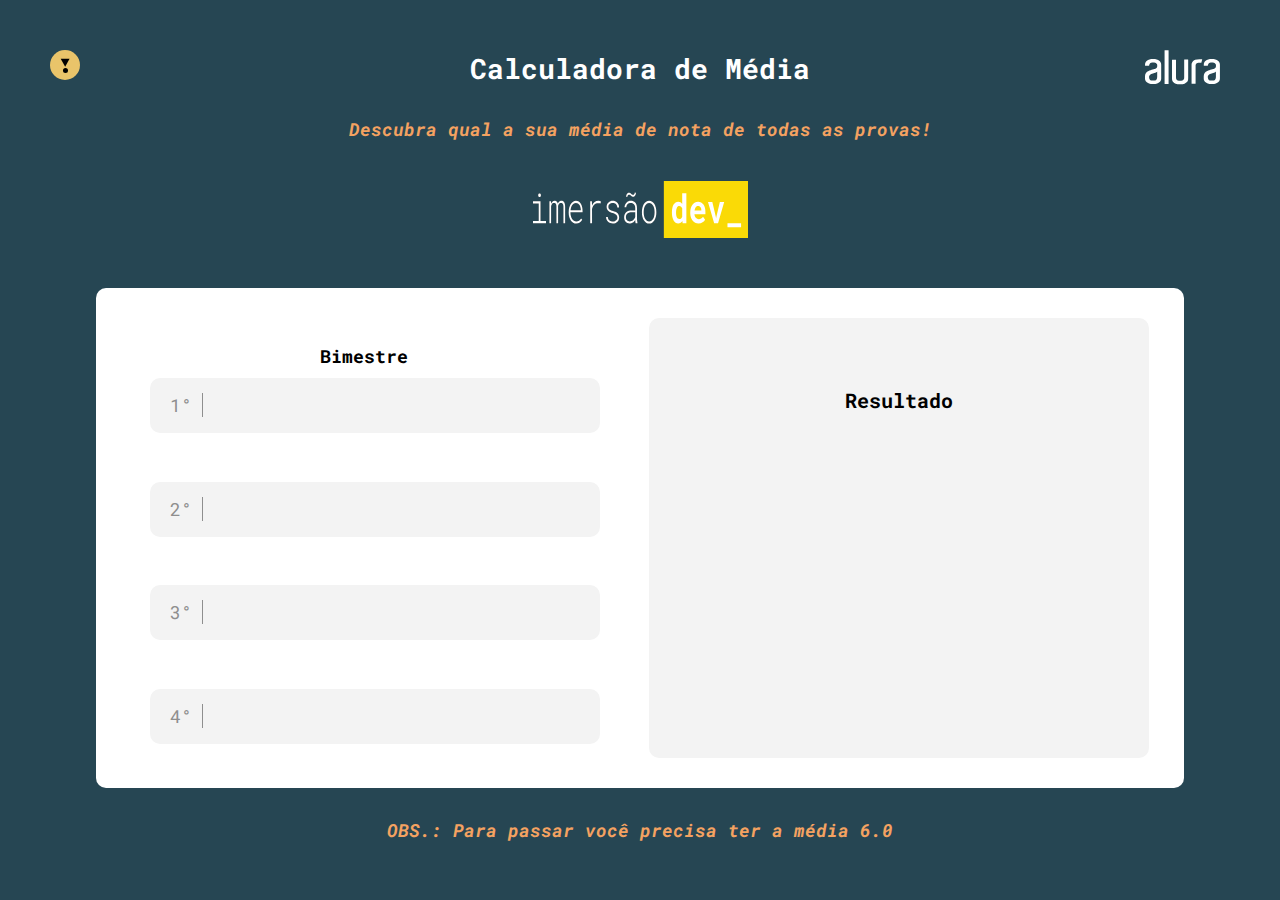
<file: calculadora-media-imersao-dev/index.html>
<!DOCTYPE html>
<html lang="en">
<head>
    <meta charset="UTF-8">
    <meta http-equiv="X-UA-Compatible" content="IE=edge">
    <meta name="viewport" content="width=device-width, initial-scale=1.0">
    <title>Calculadora de Média</title>

    <link rel="stylesheet" href="./sass/main.css">
    <link rel="preconnect" href="https://fonts.googleapis.com">
    <link rel="preconnect" href="https://fonts.gstatic.com" crossorigin>
    <link href="https://fonts.googleapis.com/css2?family=Roboto+Mono:ital,wght@0,400;0,500;0,700;1,600;1,700&display=swap" rel="stylesheet">

</head>
<body>

    <h1>Calculadora de Média</h1>
    <p>Descubra qual a sua média de nota de todas as provas!</p>
    <img src="./img/imersao-dev.svg" alt="Logo Imersão Dev" class="imersao-dev">
    <img src="./img/alura-logo.svg" alt="Logo da Alura" class="logo-alura">
    

    <div class="container">
        <div class="grades">
            <form action="">
                
                <h3>Bimestre</h3>

                <div class="form-input"> 
                    <span>1°</span>
                    <input type="number">
                </div>
                
                <div class="form-input">
                    <span>2°</span>
                    <input type="number">
                </div>
                
                <div class="form-input"> 
                    <span>3°</span>
                    <input type="number">
                </div>
                
                <div class="form-input">
                    <span>4°</span>
                    <input type="number">
                </div>
            </form>
        </div>
        <div class="result">
            <div>
                <h3>Resultado</h3>
                <span></span>
                <p></p>
            </div>
        </div>
    </div>

    <a href="#" id="openModal">
        <img src="./img/info.svg" alt="Info" class="info">
    </a>

    <!-- MODAL -->
    <div id="myModal" class="modal">
        <div class="modal-content">
            <span class="close">&times;</span>
            <h3>Projeto Calculadora de Média - Imersão Dev</h3>
            <p>
                Esse projeto foi feito com base na primeira aula da Imersão Dev, 
                onde o objetivo era criar uma calculadora de média. Eu queria criar 
                algo mais caprichado já que nunca tinha feito um projeto assim antes, 
                então juntei todo o meu conhecimento para criar algo maneiro, espero 
                que tenham gostado.
            </p>
        </div>
    </div>

    <p class="obs">OBS.: Para passar você precisa ter a média 6.0</p>

    <script src="./main.js"></script>
</body>
</html>
</file>
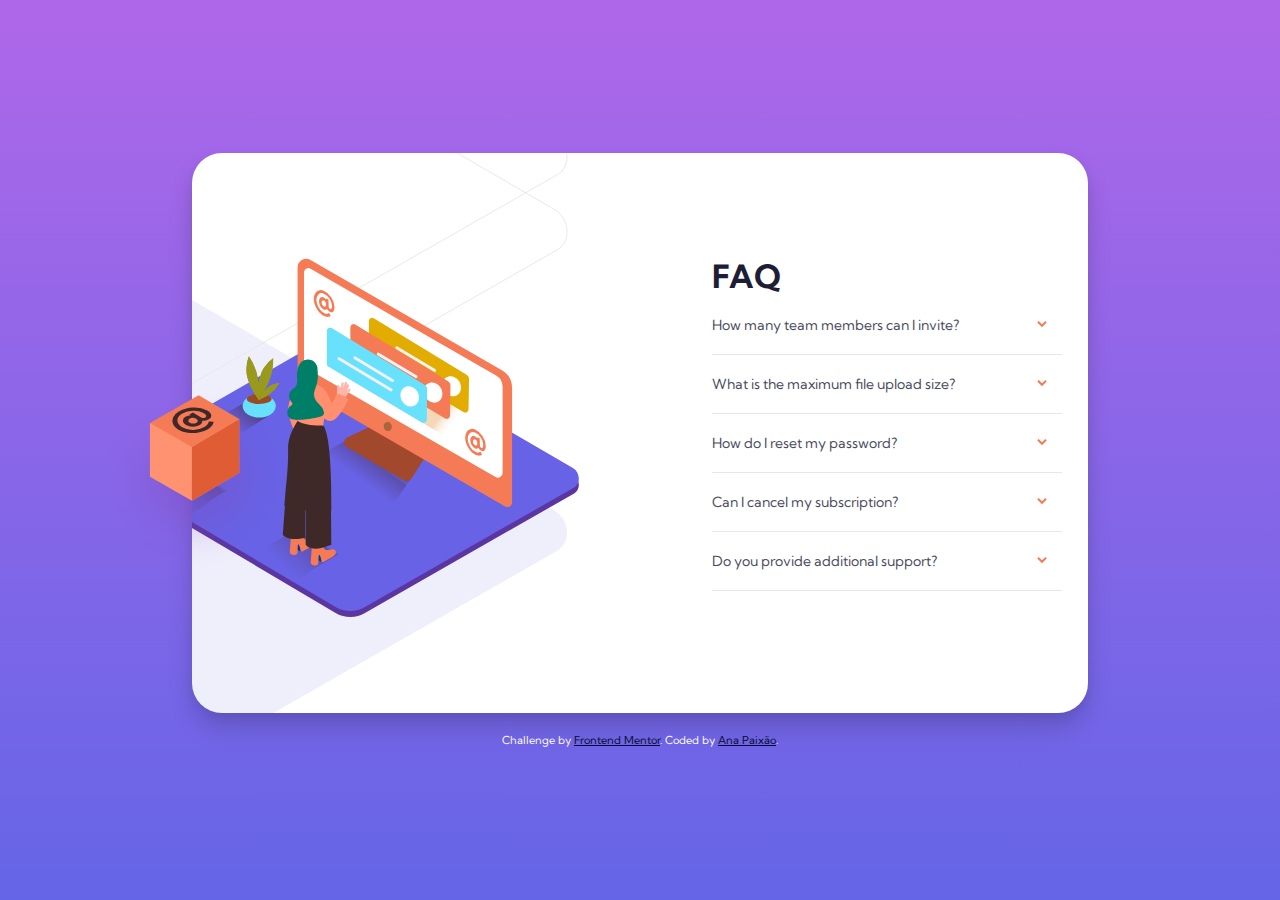
<file: faq-accordion-card/index.html>
<!DOCTYPE html>
<html lang="en">
<head>
  <meta charset="UTF-8">
  <meta name="viewport" content="width=device-width, initial-scale=1.0"> <!-- displays site properly based on user's device -->

  <link rel="icon" type="image/png" sizes="32x32" href="./images/favicon-32x32.png">
  
  <!--FONT-->
  <link rel="preconnect" href="https://fonts.gstatic.com">
  <link href="https://fonts.googleapis.com/css2?family=Kumbh+Sans:wght@400;700&display=swap" rel="stylesheet">

  <!--CSS-->
  <link rel="stylesheet" href="./app/scss/style.css">
  
  <title>Frontend Mentor | FAQ Accordion Card</title>

  <!-- Feel free to remove these styles or customise in your own stylesheet 👍 -->
  <style>
    .attribution { font-size: 11px; text-align: center; }
    .attribution a { color: hsl(228, 89%, 11%); }
  </style>
</head>
<body>

  <main>

    <img src="./images/illustration-box-desktop.svg" alt="">

    

    <div class="imgs">
      <img class="woman" src="./images/illustration-woman-online-desktop.svg" alt="">

      <img class="bg" src="./images/bg-pattern-desktop.svg" alt="">
    </div>

    <div class="faq">

      <h1>FAQ</h1>
      <ul>
        <li>
          <p class="question">How many team members can I invite? <img src="./images/icon-arrow-down.svg" alt=""></p>
          <p class="answer">You can invite up to 2 additional users on the Free plan. There is no limit on team members for the Premium plan.</p>
        </li>

        <li>
          <p class="question">What is the maximum file upload size? <img src="./images/icon-arrow-down.svg" alt=""></p>
          <p class="answer">No more than 2GB. All files in your account must fit your allotted storage space.</p>
        </li>

        <li>
          <p class="question">How do I reset my password? <img src="./images/icon-arrow-down.svg" alt=""></p>
          <p class="answer">Click “Forgot password” from the login page or “Change password” from your profile page. A reset link will be emailed to you.</p>
        </li>

        <li>
          <p class="question">Can I cancel my subscription? <img src="./images/icon-arrow-down.svg" alt=""></p>
          <p class="answer">Yes! Send us a message and we’ll process your request no questions asked.</p>
        </li>

        <li>
          <p class="question">Do you provide additional support? <img src="./images/icon-arrow-down.svg" alt=""></p>
          <p class="answer">Chat and email support is available 24/7. Phone lines are open during normal business hours.</p>
        </li>
      </ul>

    </div>

  </main>
  

  <div class="attribution">
    Challenge by <a href="https://www.frontendmentor.io?ref=challenge" target="_blank">Frontend Mentor</a>. 
    Coded by <a href="https://www.linkedin.com/in/ana-clara-paixao/" target="_blank">Ana Paixão</a>.
  </div>

  <script src="./app/js/main.js"></script>
</body>
</html>
</file>
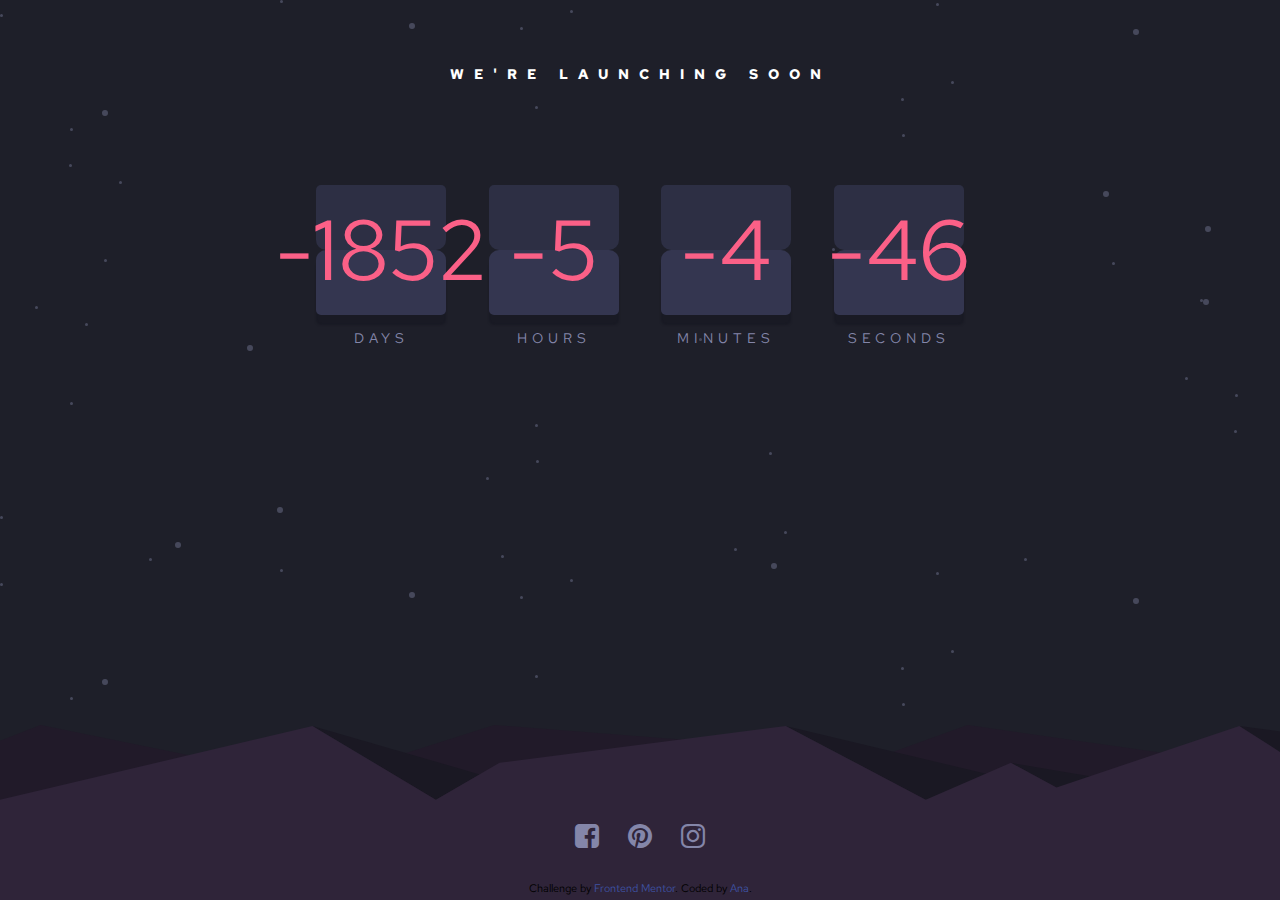
<file: launch-countdown-timer/index.html>
<!DOCTYPE html>
<html lang="en">
<head>
  <meta charset="UTF-8">
  <meta name="viewport" content="width=device-width, initial-scale=1.0"> <!-- displays site properly based on user's device -->

  <link rel="icon" type="image/png" sizes="32x32" href="./images/favicon-32x32.png">

  <!--FONT-->
  <link rel="preconnect" href="https://fonts.gstatic.com">
  <link href="https://fonts.googleapis.com/css2?family=Red+Hat+Text:wght@700&display=swap" rel="stylesheet">

  <!--FONT AWESOME-->
  <link rel="stylesheet" href="https://cdnjs.cloudflare.com/ajax/libs/font-awesome/4.7.0/css/font-awesome.min.css" />

  <link rel="stylesheet" href="app/scss/style.css">
  
  <title>Frontend Mentor | Launch countdown timer</title>

  <!-- Feel free to remove these styles or customise in your own stylesheet 👍 -->
  <style>
    .attribution { font-size: 11px; text-align: center; }
    .attribution a { color: hsl(228, 45%, 44%); }
  </style>
</head>
<body>
  <main class="flex flex-fd-c flex-ai-c flex-jc-sb">

    <img src="./images/pattern-hills.svg" alt="" class="hills">

    <h1>WE'RE LAUNCHING SOON</h1>

    <div class="countdown flex flex-jc-sa">
      <div class="days">
        <div class="div-up">
        </div>
        <span id="day"></span>
        <div class="div-down">
        </div>
        <p>DAYS</p>
      </div>
      <div class="hours">
        <div class="div-up">
        </div>
        <span id="hour"></span>
        <div class="div-down">
        </div>
        <p>HOURS</p>
      </div>
      <div class="minutes">
        <div class="div-up">
        </div>
        <span id="minute"></span>
        <div class="div-down">
        </div>
        <p>MINUTES</p>
      </div>
      <div class="seconds">
        <div class="div-up">
        </div>
        <span id="second"></span>
        <div class="div-down">
        </div>
        <p>SECONDS</p>
      </div>
    </div>

    <div class="icons flex flex-jc-sb">
      <a href="#"><i class="fa fa-facebook-square fa-2x"></i></a>
      <a href="#"><i class="fa fa-pinterest fa-2x"></i></a>
      <a href="#"><i class="fa fa-instagram fa-2x"></i></a>
    </div>

    <div class="attribution">
      Challenge by <a href="https://www.frontendmentor.io?ref=challenge" target="_blank">Frontend Mentor</a>. 
      Coded by <a href="https://github.com/AnaPaixao?tab=repositories" target="_blank">Ana</a>.
    </div>

  </main>

  <script src="./app/js/script.js"></script>
</body>
</html>
</file>
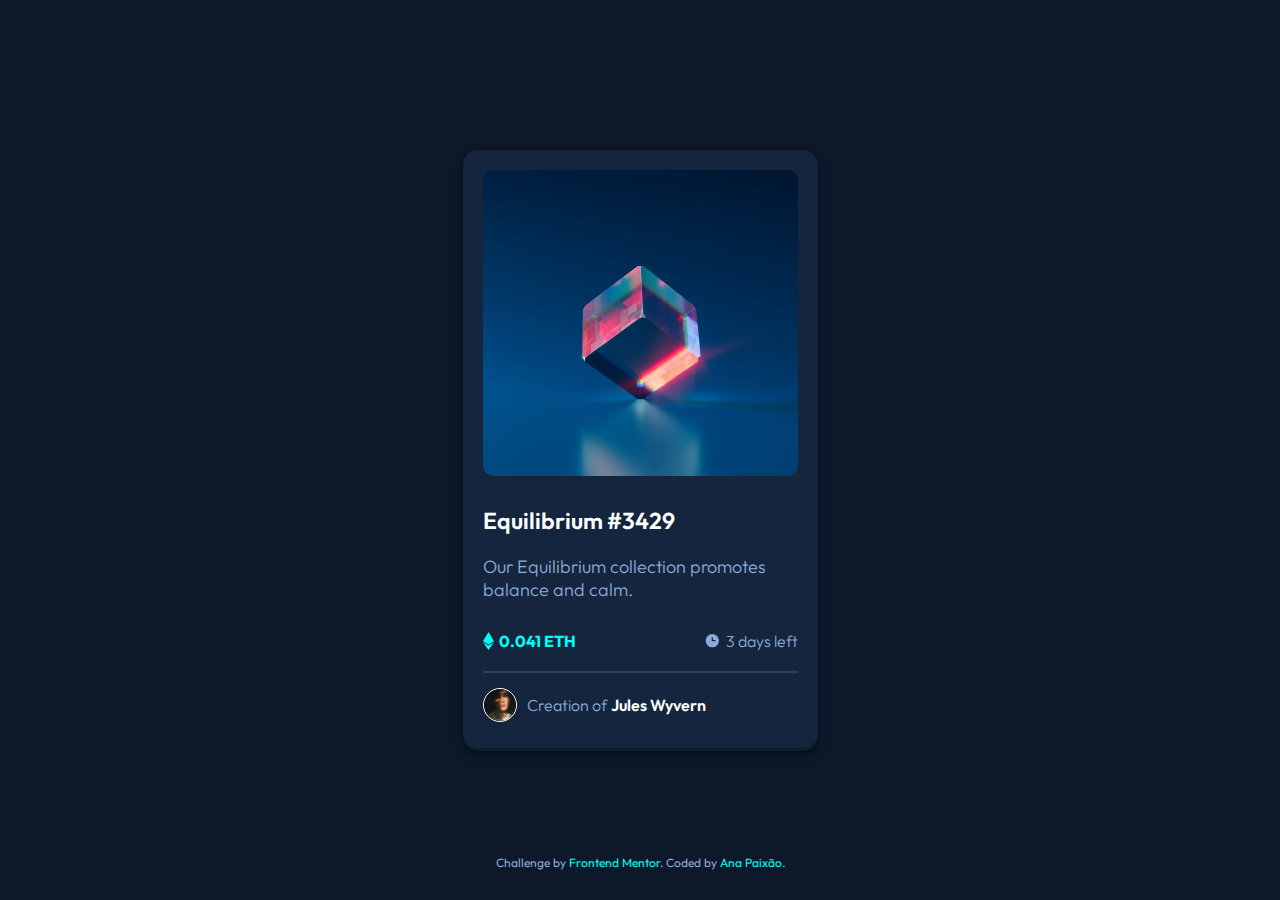
<file: nft-preview-card-component/index.html>
<!DOCTYPE html>
<html lang="en">
<head>
  <meta charset="UTF-8">
  <meta name="viewport" content="width=device-width, initial-scale=1.0"> <!-- displays site properly based on user's device -->

  <link rel="icon" type="image/png" sizes="32x32" href="./images/favicon-32x32.png">

  <link rel="stylesheet" href="./scss/main.css">
  
  <title>Frontend Mentor | NFT preview card component</title>
</head>
<body>
  <main class="card">
    <img src="./images/image-equilibrium.jpg" class="equilibrium" alt="equilibrium">

    <div class="view-container">
      <img src="./images/icon-view.svg" class="view" alt="view">
    </div>

    <div class="content">
      <h2>Equilibrium #3429</h2>

      <p>Our Equilibrium collection promotes balance and calm.</p>

      <div>
        <h3><img src="./images/icon-ethereum.svg" alt="ethereum"> 0.041 ETH</h3>
        <p><img src="./images/icon-clock.svg" alt="clock"> 3 days left</p>
      </div>

      <hr>

      <div class="profile">
        <img src="./images/image-avatar.png" alt="avatar">
        <p>Creation of <span>Jules Wyvern</span></p>
      </div>
    </div>

  </main>
  
  <div class="attribution">
    Challenge by <a href="https://www.frontendmentor.io?ref=challenge" target="_blank">Frontend Mentor</a>. 
    Coded by <a href="https://www.linkedin.com/in/ana-clara-paixao/" target="_blank">Ana Paixão</a>.
  </div>
</html>
</file>
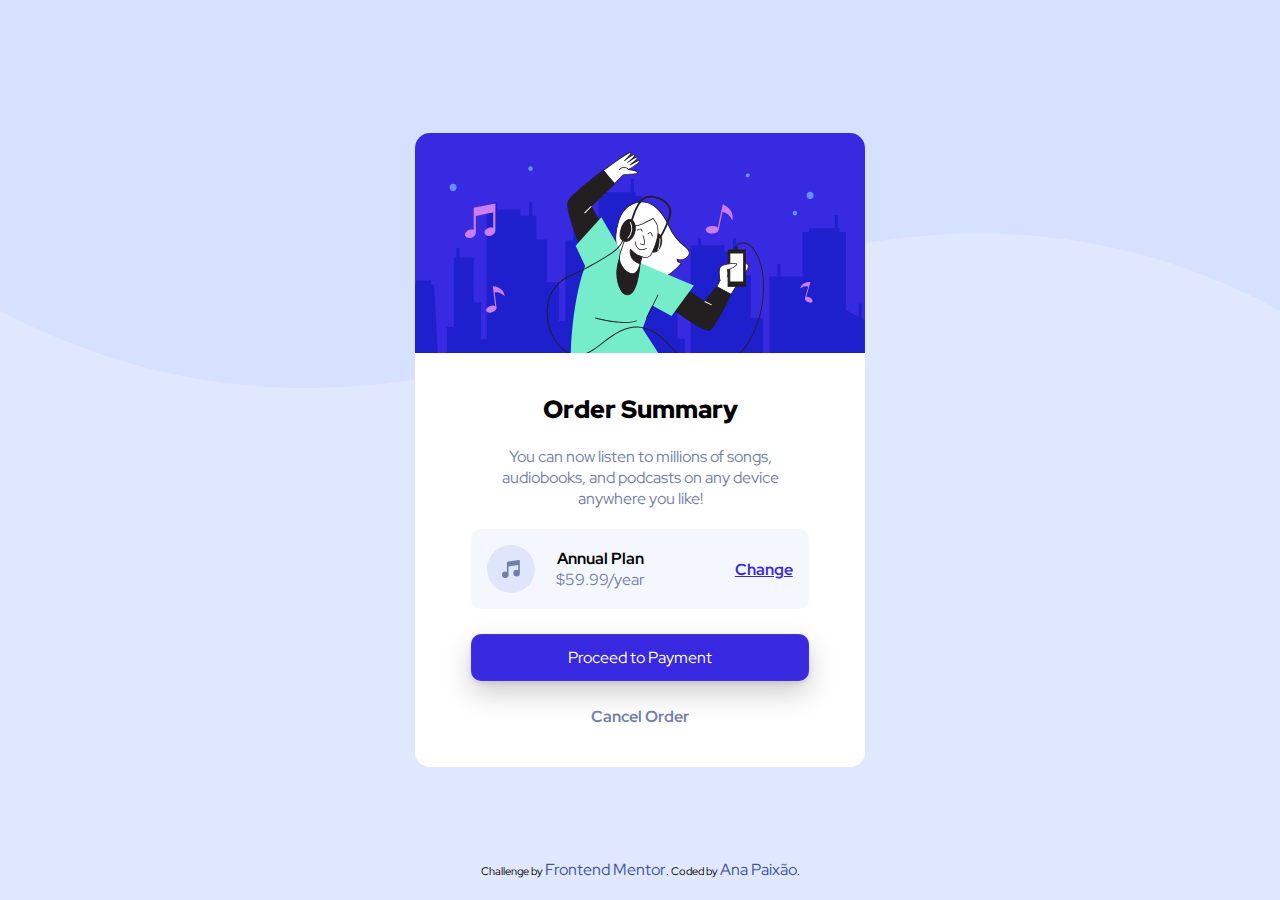
<file: order-summary-component/index.html>
<!DOCTYPE html>
<html lang="pt-BR">
<head>
  <meta charset="UTF-8">
  <meta name="viewport" content="width=device-width, initial-scale=1.0"> <!-- displays site properly based on user's device -->

  <link rel="icon" type="image/png" sizes="32x32" href="./images/favicon-32x32.png">
  
  <title>Frontend Mentor | Order summary card</title>

  <link rel="stylesheet" href="./css/variables.css">
  <link rel="stylesheet" href="./css/style.css">
  <link rel="stylesheet" href="./css/reset.css">

  <!-- Feel free to remove these styles or customise in your own stylesheet 👍 -->
  <style>
    .attribution { font-size: 11px; text-align: center; }
    .attribution a { color: hsl(228, 45%, 44%); }
  </style>
</head>
<body>

  <div class="container">
    <header>
      <img src="./images/illustration-hero.svg" alt="">
    </header>
    <main>
      <h2>Order Summary</h2>
      <p>You can now listen to millions of songs, audiobooks, and podcasts on any 
        device anywhere you like!
      </p>

      <div class="annual-plan">
        <img src="./images/icon-music.svg" alt="">
        <div>
          <h3>Annual Plan</h3>
          <p>$59.99/year</p>
        </div>
        <a href="">Change</a>
      </div>

      <a href="" class="btn">Proceed to Payment</a>
      <a href="">Cancel Order</a>
    </main>

  </div>

  <div class="attribution">
    Challenge by <a href="https://www.frontendmentor.io?ref=challenge" target="_blank">Frontend Mentor</a>. 
    Coded by <a href="https://github.com/AnaPaixao" target="_blank">Ana Paixão</a>.
  </div>
</body>
</html>
</file>
<file: calculadora-media-imersao-dev/sass/main.css>
* {
  margin: 0;
  padding: 0;
  -webkit-box-sizing: border-box;
          box-sizing: border-box;
  border: none;
  outline: none;
  list-style: none;
  text-decoration: none;
  font-family: 'Roboto Mono', monospace;
}

img {
  max-width: 100%;
}

html {
  font-size: 62.5%;
}

/*Colors*/
.container {
  width: 65%;
  max-width: 132.1rem;
  height: 100%;
  max-height: 50rem;
  margin: 0 auto;
  padding: 2rem 0;
  border-radius: 10px;
}

body {
  position: relative;
  width: 100%;
  height: 100vh;
  background-color: #264653;
  display: -webkit-box;
  display: -ms-flexbox;
  display: flex;
  -webkit-box-orient: vertical;
  -webkit-box-direction: normal;
      -ms-flex-direction: column;
          flex-direction: column;
  -webkit-box-align: center;
      -ms-flex-align: center;
          align-items: center;
}

body h1 {
  font-weight: bold;
  font-size: 2.8rem;
  line-height: 3.7rem;
  color: #fff;
  margin-top: 5rem;
}

body > p {
  font-style: italic;
  font-weight: bold;
  font-size: 1.8rem;
  line-height: 2.4rem;
  color: #F4A261;
  margin-top: 3rem;
}

body .imersao-dev {
  margin-top: 4rem;
}

body .logo-alura {
  position: absolute;
  top: 5rem;
  right: 6rem;
}

body .info {
  position: absolute;
  top: 5rem;
  left: 5rem;
}

body .obs {
  margin-bottom: 2rem;
}

body .container {
  display: -webkit-box;
  display: -ms-flexbox;
  display: flex;
  -webkit-box-orient: horizontal;
  -webkit-box-direction: normal;
      -ms-flex-direction: row;
          flex-direction: row;
  -webkit-box-align: center;
      -ms-flex-align: center;
          align-items: center;
  -webkit-box-pack: justify;
      -ms-flex-pack: justify;
          justify-content: space-between;
  background-color: #fff;
  margin-top: 5rem;
  position: relative;
}

body .container .grades {
  width: 50%;
  height: 100%;
  max-height: 50rem;
  display: -webkit-box;
  display: -ms-flexbox;
  display: flex;
  -webkit-box-orient: vertical;
  -webkit-box-direction: normal;
      -ms-flex-direction: column;
          flex-direction: column;
  -webkit-box-align: center;
      -ms-flex-align: center;
          align-items: center;
  -webkit-box-pack: end;
      -ms-flex-pack: end;
          justify-content: flex-end;
  text-align: center;
  position: relative;
}

body .container .grades form {
  display: -webkit-box;
  display: -ms-flexbox;
  display: flex;
  -webkit-box-orient: vertical;
  -webkit-box-direction: normal;
      -ms-flex-direction: column;
          flex-direction: column;
  -webkit-box-align: start;
      -ms-flex-align: start;
          align-items: flex-start;
  -ms-flex-pack: distribute;
      justify-content: space-around;
  width: 80%;
  height: 90%;
  max-height: 44rem;
  position: relative;
}

body .container .grades form h3 {
  margin-top: 1.5rem;
  font-size: 1.8rem;
  line-height: 2.4rem;
  color: #000;
  position: absolute;
  left: 170px;
  bottom: 420px;
}

body .container .grades form .form-input {
  position: relative;
  width: 80%;
  height: 5.5rem;
  background: #F3F3F3;
  border-radius: 10px;
}

body .container .grades form .form-input span {
  position: absolute;
  font-size: 1.8rem;
  line-height: 2.4rem;
  color: #8E8E8E;
  left: 2rem;
  top: 1.5rem;
  padding-right: 1rem;
  border-right: 1px solid #8E8E8E;
}

body .container .grades form .form-input input {
  width: 38rem;
  height: 5.5rem;
  background: #F3F3F3;
  border-radius: 10px;
  margin-left: 7rem;
  padding-right: 2rem;
  font-weight: bold;
  font-size: 1.8rem;
  line-height: 2.4rem;
  overflow: auto;
}

body .container .grades form .form-input input::-webkit-outer-spin-button,
body .container .grades form .form-input input::-webkit-inner-spin-button {
  -webkit-appearance: none;
  margin: 0;
}

body .container .grades form .form-input input[type=number] {
  -moz-appearance: textfield;
}

body .container .result {
  width: 50%;
  height: 100%;
  max-height: 50rem;
  display: -webkit-box;
  display: -ms-flexbox;
  display: flex;
  -webkit-box-orient: vertical;
  -webkit-box-direction: normal;
      -ms-flex-direction: column;
          flex-direction: column;
  -webkit-box-align: end;
      -ms-flex-align: end;
          align-items: flex-end;
  -webkit-box-pack: center;
      -ms-flex-pack: center;
          justify-content: center;
}

body .container .result div {
  width: 54.5rem;
  height: 44rem;
  display: -webkit-box;
  display: -ms-flexbox;
  display: flex;
  -webkit-box-orient: vertical;
  -webkit-box-direction: normal;
      -ms-flex-direction: column;
          flex-direction: column;
  -webkit-box-align: center;
      -ms-flex-align: center;
          align-items: center;
  -ms-flex-pack: distribute;
      justify-content: space-around;
  background-color: #F3F3F3;
  border-radius: 10px;
  margin-right: 3.5rem;
}

body .container .result div h3 {
  font-weight: bold;
  font-size: 2rem;
  line-height: 2.6rem;
}

body .container .result div span {
  font-weight: bold;
  font-size: 4rem;
  line-height: 5.3rem;
}

body .container .result div p {
  font-weight: bold;
  font-size: 1.8rem;
  line-height: 2.4rem;
  text-align: center;
  width: 29rem;
}

@media (max-width: 1920px) {
  body .container .grades form h3 {
    bottom: 40rem;
  }
}

@media (max-width: 1440px) {
  body .container {
    width: 80%;
  }
  body .container .result div {
    width: 50rem;
    height: 44rem;
  }
}

@media (max-width: 1366px) {
  body .container .grades form {
    -webkit-box-align: start;
        -ms-flex-align: start;
            align-items: flex-start;
  }
}

@media (max-width: 1280px) {
  body .container {
    width: 85%;
  }
}

@media (max-width: 1150px) {
  body .container {
    width: 95%;
  }
}

@media (max-width: 800px) {
  body .container {
    height: 100rem;
    max-height: 100rem;
    -webkit-box-orient: vertical;
    -webkit-box-direction: normal;
        -ms-flex-direction: column;
            flex-direction: column;
    -webkit-box-pack: center;
        -ms-flex-pack: center;
            justify-content: center;
  }
  body .container .grades {
    width: 80%;
    margin-bottom: 1rem;
  }
  body .container .grades form {
    width: 44rem;
    -webkit-box-align: start;
        -ms-flex-align: start;
            align-items: flex-start;
  }
  body .container .grades form h3 {
    bottom: 360px;
  }
  body .container .result {
    width: 80%;
    height: 60rem;
  }
  body .container .result div {
    width: 100%;
    height: 100%;
    padding: 1rem;
    margin: 0;
    -webkit-box-pack: justify;
        -ms-flex-pack: justify;
            justify-content: space-between;
  }
}

@media (max-width: 800px) {
  body #myModal .modal-content {
    width: 100%;
  }
}

@media (max-width: 600px) {
  body .container {
    margin: 2rem 0 0 0;
  }
  body .logo-alura {
    right: 30px;
  }
}

@media (max-width: 450px) {
  body .info {
    display: none;
  }
  body .logo-alura {
    top: 2rem;
    left: 15rem;
  }
  body h1 {
    margin-top: 8rem;
  }
  body p {
    text-align: center;
  }
  body .container {
    width: 95%;
  }
  body .container .grades {
    width: 95%;
  }
  body .container .grades form {
    width: 100%;
  }
  body .container .grades form h3 {
    left: 130px;
  }
  body .container .grades form .form-input {
    width: 95%;
  }
  body .container .grades form .form-input input {
    width: 83%;
  }
  body .container .result {
    width: 95%;
  }
  body .container .result div {
    width: 100%;
  }
}

.modal {
  display: none;
  position: fixed;
  z-index: 2;
  left: 0;
  top: 0;
  width: 100%;
  height: 100vh;
  overflow: auto;
  background-color: rgba(8, 8, 8, 0.8);
}

.modal .modal-content {
  position: relative;
  display: -webkit-box;
  display: -ms-flexbox;
  display: flex;
  -webkit-box-orient: vertical;
  -webkit-box-direction: normal;
      -ms-flex-direction: column;
          flex-direction: column;
  -webkit-box-align: center;
      -ms-flex-align: center;
          align-items: center;
  background-color: #264653;
  margin: 10% auto;
  padding: 6.3rem 6.9rem 7.3rem 6.9rem;
  border: 1px solid #000;
  border-radius: 10px;
  width: 74.9rem;
  height: 33.3rem;
}

.modal .modal-content .close {
  position: absolute;
  right: 2.2rem;
  top: 1rem;
  color: #E76F51;
  font-size: 2.8rem;
  font-weight: bold;
}

.modal .modal-content .close:hover, .modal .modal-content .close:focus {
  color: #F40000;
  text-decoration: none;
  cursor: pointer;
}

.modal .modal-content h3 {
  font-style: italic;
  font-weight: bold;
  font-size: 1.8rem;
  line-height: 2.4rem;
  color: #F4A261;
}

.modal .modal-content p {
  font-style: italic;
  font-weight: bold;
  font-size: 1.8rem;
  line-height: 2.4rem;
  text-align: center;
  color: #F4A261;
  margin-top: 4rem;
}
/*# sourceMappingURL=main.css.map */
</file>
<file: faq-accordion-card/app/scss/style.css>
* {
  margin: 0;
  padding: 0;
  -webkit-box-sizing: border-box;
          box-sizing: border-box;
  font-family: 'Kumbh Sans', sans-serif;
  list-style: none;
}

body {
  display: -webkit-box;
  display: -ms-flexbox;
  display: flex;
  -webkit-box-orient: vertical;
  -webkit-box-direction: normal;
      -ms-flex-direction: column;
          flex-direction: column;
  -webkit-box-align: center;
      -ms-flex-align: center;
          align-items: center;
  -webkit-box-pack: center;
      -ms-flex-pack: center;
          justify-content: center;
  width: 100%;
  height: 100vh;
  background-image: -webkit-gradient(linear, left top, left bottom, from(#af67e9), to(#6565e7));
  background-image: linear-gradient(#af67e9, #6565e7);
}

.attribution {
  margin-top: 20px;
  color: #FFF;
}

main {
  display: -webkit-box;
  display: -ms-flexbox;
  display: flex;
  position: relative;
  width: 70%;
  height: 560px;
  background: #FFF;
  border-radius: 30px;
  -webkit-box-shadow: rgba(0, 0, 0, 0.15) 0px 15px 25px, rgba(0, 0, 0, 0.05) 0px 5px 10px;
          box-shadow: rgba(0, 0, 0, 0.15) 0px 15px 25px, rgba(0, 0, 0, 0.05) 0px 5px 10px;
}

main div {
  width: 500px;
  height: 560px;
}

main > img {
  position: absolute;
  top: 240px;
  z-index: 10;
  left: -93px;
}

main .imgs {
  position: relative;
  overflow-y: hidden;
  z-index: 5;
}

main .imgs .woman {
  position: absolute;
  top: 105px;
  left: -85px;
  z-index: 8;
}

main .imgs .bg {
  position: absolute;
  top: -295px;
  left: -590px;
}

main .faq {
  display: -webkit-box;
  display: -ms-flexbox;
  display: flex;
  -webkit-box-orient: vertical;
  -webkit-box-direction: normal;
      -ms-flex-direction: column;
          flex-direction: column;
  -webkit-box-pack: center;
      -ms-flex-pack: center;
          justify-content: center;
  width: 350px;
  height: 500px;
  margin: 20px;
}

main .faq h1 {
  color: #1d1e35;
}

main .faq ul li {
  padding: 15px 15px 15px 0px;
  border-bottom: 1px solid #e7e7e9;
  color: #4a4b5e;
  font-size: 14px;
}

main .faq ul li:hover {
  color: #f47c57;
  cursor: pointer;
}

main .faq ul li img {
  width: 10px;
  height: 7px;
  margin-left: 20px;
}

main .faq ul li p:nth-child(1) {
  display: -webkit-box;
  display: -ms-flexbox;
  display: flex;
  -webkit-box-pack: justify;
      -ms-flex-pack: justify;
          justify-content: space-between;
  -webkit-box-align: center;
      -ms-flex-align: center;
          align-items: center;
  padding: 5px 0px;
}

main .faq ul li p:nth-child(2) {
  display: none;
  color: #787887;
  font-size: 0.75rem;
  margin-top: 15px;
}

.active {
  font-weight: bold;
}
/*# sourceMappingURL=style.css.map */
</file>
<file: launch-countdown-timer/app/scss/style.css>
html {
  font-size: 100%;
  -webkit-box-sizing: border-box;
          box-sizing: border-box;
}

*, *::before, *::after {
  -webkit-box-sizing: inherit;
          box-sizing: inherit;
}

body {
  height: 100vh;
  margin: 0;
  padding: 0;
  font-family: 'Red Hat Text', sans-serif;
  background-image: url(./../../images/bg-stars.svg);
  background-color: #1e1f29;
}

a, a:visited, a:hover {
  text-decoration: none;
}

.flex {
  display: -webkit-box;
  display: -ms-flexbox;
  display: flex;
}

.flex-jc-sb {
  -webkit-box-pack: justify;
      -ms-flex-pack: justify;
          justify-content: space-between;
}

.flex-jc-sa {
  -ms-flex-pack: distribute;
      justify-content: space-around;
}

.flex-jc-c {
  -webkit-box-pack: center;
      -ms-flex-pack: center;
          justify-content: center;
}

.flex-ai-c {
  -webkit-box-align: center;
      -ms-flex-align: center;
          align-items: center;
}

.flex-fd-c {
  -webkit-box-orient: vertical;
  -webkit-box-direction: normal;
      -ms-flex-direction: column;
          flex-direction: column;
}

main {
  width: 100vw;
  height: 100vh;
  padding: 5px;
  font-size: 0.875rem;
}

main img.hills {
  position: absolute;
  width: 100vw;
  bottom: 0;
}

main h1 {
  font-size: 0.875rem;
  color: #FFF;
  letter-spacing: 10px;
  margin-top: 60px;
}

main p {
  color: #8486a9;
  letter-spacing: 5px;
}

main .countdown {
  width: 43.125rem;
  position: absolute;
  top: 185px;
}

main .countdown div {
  display: -webkit-box;
  display: -ms-flexbox;
  display: flex;
  -webkit-box-orient: vertical;
  -webkit-box-direction: normal;
      -ms-flex-direction: column;
          flex-direction: column;
  -webkit-box-align: center;
      -ms-flex-align: center;
          align-items: center;
}

main .countdown div .div-up {
  width: 8.125rem;
  height: 4.0625rem;
  background: #2d2f44;
  border-radius: 5px 5px 10px 10px;
}

main .countdown div .div-down {
  width: 8.125rem;
  height: 4.0625rem;
  background: #343650;
  border-radius: 10px 10px 5px 5px;
  -webkit-box-shadow: 0px 10px 2px #191a24;
          box-shadow: 0px 10px 2px #191a24;
}

main .countdown div span {
  position: absolute;
  top: 8px;
  color: #fb6087;
  font-size: 5.3125rem;
}

main .icons {
  width: 8.125rem;
  position: absolute;
  bottom: 50px;
}

main .icons a i {
  color: #8486a9;
}

main .icons a i:hover {
  color: #fb6087;
}

main .attribution {
  z-index: 10;
}

@media (max-width: 480px) {
  main img.hills {
    height: 25vh;
  }
  main h1 {
    text-align: center;
  }
  main .countdown {
    width: 340px;
  }
  main .countdown div p {
    font-size: 8px;
  }
  main .countdown div .div-up {
    width: 70px;
    height: 35px;
  }
  main .countdown div .div-down {
    width: 70px;
    height: 35px;
  }
  main .countdown div span {
    font-size: 35px;
    top: 12px;
  }
  main .icons {
    bottom: 45px;
  }
}
/*# sourceMappingURL=style.css.map */
</file>
<file: nft-preview-card-component/scss/main.css>
/*Colors*/
@import url("https://fonts.googleapis.com/css2?family=Outfit:wght@300;400;600&display=swap");
* {
  margin: 0;
  padding: 0;
  -webkit-box-sizing: border-box;
          box-sizing: border-box;
  border: none;
  outline: none;
  list-style: none;
  text-decoration: none;
  overflow: hidden;
  font-family: 'Outfit', sans-serif;
}

img {
  max-width: 100%;
}

html {
  font-size: 62.5%;
}

body {
  display: -webkit-box;
  display: -ms-flexbox;
  display: flex;
  -webkit-box-orient: vertical;
  -webkit-box-direction: normal;
      -ms-flex-direction: column;
          flex-direction: column;
  -webkit-box-align: center;
      -ms-flex-align: center;
          align-items: center;
  -webkit-box-pack: center;
      -ms-flex-pack: center;
          justify-content: center;
  position: relative;
  width: 100%;
  height: 100vh;
  background-color: #0d192b;
}

.card {
  display: -webkit-box;
  display: -ms-flexbox;
  display: flex;
  -webkit-box-orient: vertical;
  -webkit-box-direction: normal;
      -ms-flex-direction: column;
          flex-direction: column;
  -webkit-box-align: center;
      -ms-flex-align: center;
          align-items: center;
  position: relative;
  width: 35.5rem;
  height: 60.1rem;
  background-color: #14253d;
  padding: 2rem;
  border-radius: 1.5rem;
  -webkit-box-shadow: rgba(0, 0, 0, 0.4) 0px 2px 4px, rgba(0, 0, 0, 0.3) 0px 7px 13px -3px, rgba(0, 0, 0, 0.2) 0px -3px 0px inset;
          box-shadow: rgba(0, 0, 0, 0.4) 0px 2px 4px, rgba(0, 0, 0, 0.3) 0px 7px 13px -3px, rgba(0, 0, 0, 0.2) 0px -3px 0px inset;
}

.card .equilibrium {
  width: 40rem;
  height: 30.6rem;
  border-radius: 1rem;
}

.card .view-container {
  display: -webkit-box;
  display: -ms-flexbox;
  display: flex;
  -webkit-box-orient: horizontal;
  -webkit-box-direction: normal;
      -ms-flex-direction: row;
          flex-direction: row;
  -webkit-box-align: center;
      -ms-flex-align: center;
          align-items: center;
  -webkit-box-pack: center;
      -ms-flex-pack: center;
          justify-content: center;
  position: absolute;
  width: 31.3rem;
  height: 30.6rem;
  border-radius: 1rem;
  background-color: rgba(0, 255, 247, 0.4);
  opacity: 0;
  cursor: pointer;
  -webkit-transition: ease-in-out 0.4s;
  transition: ease-in-out 0.4s;
}

.card .view-container:hover {
  opacity: 1;
}

.card .content {
  display: -webkit-box;
  display: -ms-flexbox;
  display: flex;
  -webkit-box-orient: vertical;
  -webkit-box-direction: normal;
      -ms-flex-direction: column;
          flex-direction: column;
}

.card .content h2 {
  margin-top: 3rem;
  font-size: 2.3rem;
  font-weight: 600;
  color: white;
  cursor: pointer;
}

.card .content h2:hover {
  color: #00fff7;
}

.card .content p {
  margin-top: 2rem;
  font-size: 1.8rem;
  font-weight: 300;
  color: #8bacda;
}

.card .content div {
  display: -webkit-box;
  display: -ms-flexbox;
  display: flex;
  -webkit-box-orient: horizontal;
  -webkit-box-direction: normal;
      -ms-flex-direction: row;
          flex-direction: row;
  -webkit-box-align: center;
      -ms-flex-align: center;
          align-items: center;
  -webkit-box-pack: justify;
      -ms-flex-pack: justify;
          justify-content: space-between;
  margin-top: 3rem;
}

.card .content div h3, .card .content div p {
  display: -webkit-box;
  display: -ms-flexbox;
  display: flex;
  -webkit-box-align: center;
      -ms-flex-align: center;
          align-items: center;
  font-size: 1.6rem;
}

.card .content div h3 img, .card .content div p img {
  margin-right: 0.5rem;
}

.card .content div h3 {
  color: #00fff7;
}

.card .content div p {
  margin: 0;
}

.card .content hr {
  border: 1px solid #2f415b;
  margin-top: 2rem;
}

.card .content .profile {
  display: -webkit-box;
  display: -ms-flexbox;
  display: flex;
  -webkit-box-orient: horizontal;
  -webkit-box-direction: normal;
      -ms-flex-direction: row;
          flex-direction: row;
  -webkit-box-align: center;
      -ms-flex-align: center;
          align-items: center;
  -webkit-box-pack: start;
      -ms-flex-pack: start;
          justify-content: start;
  margin-top: 1.5rem;
}

.card .content .profile img {
  width: 3.4rem;
  height: 3.4rem;
  border: 1.5px solid white;
  border-radius: 50%;
}

.card .content .profile p {
  margin-left: 1rem;
}

.card .content .profile p span {
  font-weight: 600;
  color: white;
  margin-left: 0.4rem;
  cursor: pointer;
}

.card .content .profile p span:hover {
  color: #00fff7;
}

.attribution {
  position: absolute;
  bottom: 3rem;
  margin-top: 5rem;
  font-size: 1.2rem;
  text-align: center;
  color: #8bacda;
}

.attribution a {
  color: #00fff7;
}
/*# sourceMappingURL=main.css.map */
</file>
<file: order-summary-component/css/variables.css>
:root {
    /*Colors*/

    /*Primary*/
    --pale-blue: hsl(225, 100%, 94%);
    --bright-blue: hsl(245, 75%, 52%);

    /*Neutral*/
    --very-pale-blue: hsl(225, 100%, 98%);
    --desaturated-blue: hsl(224, 23%, 55%);
    --dark-blue: hsl(223, 47%, 23%);

    

}
</file>
<file: order-summary-component/css/style.css>
body {
    background-color: var(--pale-blue);
    background-image: url(../images/pattern-background-desktop.svg);
    background-size: 100%;
    background-repeat: no-repeat;

    width: 100%;
    height: 100vh;

    display: flex;
    flex-direction: column;
    align-items: center;
    justify-content: center;

    position: relative;
}   

.container {
    display: flex;
    flex-direction: column;
    align-items: center;

    width: 45.0rem;

    background-color: #fff;

    border-radius: 15px;

}

.container header img {
    border-radius: 15px 15px 0 0;
}

h2 {
    font-weight: 900;
    font-size: 2.5rem;
}

.container main > p {
    font-size: 500;
    color: var(--desaturated-blue);
    width: 30.0rem;

    margin: 20px;
}

main {

    display: flex;
    flex-direction: column;
    align-items: center;

    width: 100%;

    background-color: #fff;

    border-radius: 15px;

    text-align: center;

    padding: 40px 0;

}

.annual-plan { 
    display: flex;
    align-items: center;
    justify-content: space-between;

    padding: 16px;

    width: 75%;

    background: var(--very-pale-blue);

    border-radius: 10px
 
    
}

.annual-plan {
    position: relative;
}

.annual-plan > div {
    position: absolute;
    left: 85px;
}

.annual-plan p {
    font-size: 500;
    color: var(--desaturated-blue);
}

.annual-plan a {
    text-decoration: underline;
    color: var(--bright-blue); 
    font-weight: 700;
}

.annual-plan a:hover {
    text-decoration: none;
    color: var(--dark-blue);
}

.btn {
    background-color: var(--bright-blue);

    width: 75%;

    border-radius: 10px;

    padding: 13px;
    margin: 25px;

    color: #fff;

    box-shadow: rgba(0, 0, 0, 0.2) 0px 12px 28px 0px, rgba(0, 0, 0, 0.1) 0px 2px 4px 0px, rgba(255, 255, 255, 0.05) 0px 0px 0px 1px inset;}

.btn:hover {
    background-color: var(--dark-blue);
}

main > a:last-child {
    color: var(--desaturated-blue);

    font-weight: 700;
}

main > a:last-child:hover {
    color: var(--dark-blue);

}

.attribution {
    position: absolute;
    bottom: 20px;
}



/* POINTS BREAKS */

@media(max-width: 480px) {
    body {
        background-image: url(../images/pattern-background-mobile.svg);
    }
    .container {
        width: 34.0rem;
    }

    .annual-plan {
        width: 90%;
    }

    .btn {
        width: 90%;
    }

    .attribution {
        bottom: 5px;
    }
}
</file>
